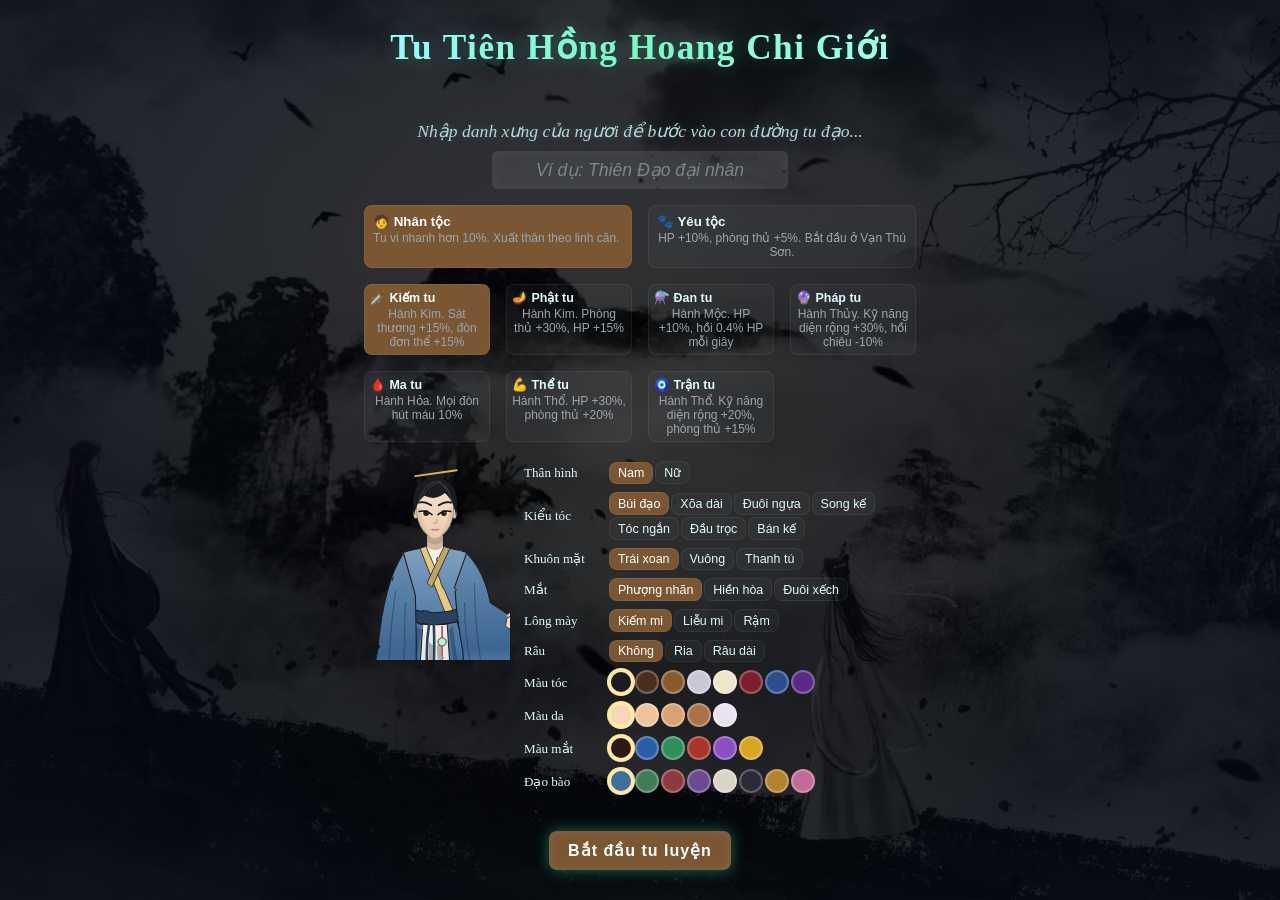
<file: index.html>
<!doctype html>
<html lang="vi">

<head>
    <meta charset="utf-8" />
    <meta name="viewport" content="width=device-width,initial-scale=1" />
    <title>Tu Tiên Hồng Hoang Chi Giới</title>
    <link rel="stylesheet" href="style.css?v=20261108_122606_ldwI7u">
</head>

<body data-game-version="20261108_122606_ldwI7u">
    <div id="toastLayer" aria-live="polite"></div>
    <div id="confirmLayer"></div>
    <div class="app">
        <!-- 🧙‍♂️ Màn nhập tên khởi đầu -->
        <div id="start-screen">
            <h1 style="font-size: 2.2em; margin-bottom: 1em;">Tu Tiên Hồng Hoang Chi Giới</h1>
            <p style="margin-bottom: 0.5em; font-style: italic;">Nhập danh xưng của ngươi để bước vào con đường tu
                đạo...</p>
            <input id="playerNameInput" type="text" maxlength="20" placeholder="Ví dụ: Thiên Đạo đại nhân"
                style="padding: 0.5em 1em; font-size: 1.1em; border-radius: 6px; border: none; text-align: center; width: 260px;">
            <div id="raceHost"></div>
            <div id="creatorHost"></div>
            <button id="startBtn" style="margin-top: 1em; padding: 0.6em 1.2em; font-size: 1em; border-radius: 8px;
                 background: #7b5633; color: #fff; border: none; cursor: pointer;">
                Bắt đầu tu luyện
            </button>
            <div id="introNarration"></div>
        </div>

        <header>
            <h1>Tu Tiên Hồng Hoang Chi Giới</h1>
            <div class="small" id="gameVersion"></div>
            <div class="controls">
                <button id="saveBtn">Lưu</button>
                <button id="loadBtn">Tải</button>
                <button id="openLook">Ngoại hình</button>
                <button onclick="openGuide()">❓ Hướng dẫn</button>
                <button id="testBtn" style="display:none" onclick="toggleTestPanel()">🧪 Test</button>
                <button id="clearStorage">Bắt đầu lại</button>
            </div>
        </header>

        <div class="topline" id="statsTop"></div>
        <div class="activity-bar" id="activityBar" role="status"></div>
        <div class="panel test-panel" id="testPanel" style="display:none"></div>

        <div class="grid">
            <main class="stage">
                <div class="panel panel-world">
                    <div id="locationPanel"></div>
                    <div id="worldViewTabs" class="filter-chips"></div>
                    <div id="sceneHost"></div>
                    <div id="worldMap"></div>
                </div>
            </main>

            <aside class="side">
                <nav class="side-tabs" id="sideTabs" aria-label="Bảng chức năng">
                    <button data-tab="hero" onclick="setSideTab('hero')">🧙 Nhân vật</button>
                    <button data-tab="board" onclick="setSideTab('board')">🎴 Trận pháp</button>
                    <button data-tab="bag" onclick="setSideTab('bag')">🎒 Túi đồ</button>
                    <button data-tab="quest" onclick="setSideTab('quest')">📜 Nhiệm vụ</button>
                    <button data-tab="sect" onclick="setSideTab('sect')">⛩️ Tông môn</button>
                    <button data-tab="friends" onclick="setSideTab('friends')">👥 Bạn bè</button>
                    <button data-tab="log" class="side-tab-log" onclick="setSideTab('log')">📖 Nhật ký</button>
                </nav>

                <div class="side-pane">
                    <div class="panel panel-hero" data-tab="hero">
                        <strong>Hình tượng & Trang bị</strong>
                        <div id="appearancePanel"></div>
                    </div>
                    <div class="panel panel-realm" data-tab="hero">
                        <strong>Hệ cảnh giới & Linh căn</strong>
                        <div id="realms"></div>
                        <div id="rootTable" class="small"></div>
                    </div>
                    <div class="panel panel-combat" data-tab="board">
                        <button id="runBtn" class="mini-btn" style="display:none">Chạy khỏi trận</button>
                        <div id="battleInfo" class="small"></div>
                        <div id="boardArena" class="board-arena"></div>
                    </div>
                    <div class="panel panel-inventory" data-tab="bag">
                        <strong>Kho đồ & Hỗn nguyên</strong>
                        <div class="small">Nhấn vật Phẩm để dùng / trang bị / hợp linh căn.</div>
                        <div class="items" id="inventory"></div>
                    </div>
                    <div class="panel panel-quest" data-tab="quest">
                        <strong>Nhiệm vụ</strong>
                        <div id="questPanel"></div>
                    </div>
                    <div class="panel panel-sect" data-tab="sect">
                        <strong>Tông môn của ta</strong>
                        <div id="sectPanel"></div>
                    </div>
                    <div class="panel panel-room" data-tab="sect">
                        <strong>Phòng tổ đội</strong>
                        <div id="roomPanel"></div>
                    </div>
                    <div class="panel panel-friends" data-tab="friends">
                        <div id="friendsPanel"></div>
                    </div>
                </div>

                <div class="panel panel-log panel-log-small" data-tab="log">
                    <strong>Nhật ký tu luyện</strong>
                    <div class="log" id="log"></div>
                </div>
            </aside>
        </div>

    </div>
    <div id="dialogueLayer"></div>
    <script src="js/world/balance.js?v=20261108_122606_ldwI7u"></script>
    <script src="js/world/avatar.js?v=20261108_122606_ldwI7u"></script>
    <script src="js/world/atlas.js?v=20261108_122606_ldwI7u"></script>
    <script src="js/world/storyline.js?v=20261108_122606_ldwI7u"></script>
    <script src="js/world/storychapters.js?v=20261108_122606_ldwI7u"></script>
    <script src="js/world/tienarc.js?v=20261108_122606_ldwI7u"></script>
    <script src="js/world/honghoang.js?v=20261108_122606_ldwI7u"></script>
    <script src="js/world/storyscenes.js?v=20261108_122606_ldwI7u"></script>
    <script src="js/world/storylore.js?v=20261108_122606_ldwI7u"></script>
    <script src="js/world/storylore2.js?v=20261108_122606_ldwI7u"></script>
    <script src="js/world/storylore3.js?v=20261108_122606_ldwI7u"></script>
    <script src="js/world/storylore_side1.js?v=20261108_122606_ldwI7u"></script>
    <script src="js/world/storylore_side2.js?v=20261108_122606_ldwI7u"></script>
    <script src="js/world/renown.js?v=20261108_122606_ldwI7u"></script>
    <script src="js/base/cultivation.js?v=20261108_122606_ldwI7u"></script>
    <script src="js/exploring/shop.js?v=20261108_122606_ldwI7u"></script>
    <script src="js/combat/enemy.js?v=20261108_122606_ldwI7u"></script>
    <script src="js/combat/bonus.js?v=20261108_122606_ldwI7u"></script>
    <script src="js/combat/dmgCalculate.js?v=20261108_122606_ldwI7u"></script>
    <script src="js/combat/fight.js?v=20261108_122606_ldwI7u"></script>
    <script src="js/combat/board.js?v=20261108_122606_ldwI7u"></script>
    <script src="js/exploring/explore.js?v=20261108_122606_ldwI7u"></script>
    <script src="js/exploring/saint.js?v=20261108_122606_ldwI7u"></script>
    <script src="js/base/story.js?v=20261108_122606_ldwI7u"></script>
    <script src="js/social/chat.js?v=20261108_122606_ldwI7u"></script>
    <script src="js/social/playersect.js?v=20261108_122606_ldwI7u"></script>
    <script src="js/social/presence.js?v=20261108_122606_ldwI7u"></script>
    <script src="js/social/ranked.js?v=20261108_122606_ldwI7u"></script>
    <script src="js/social/worldboss.js?v=20261108_122606_ldwI7u"></script>
    <script src="js/social/huvo.js?v=20261108_122606_ldwI7u"></script>
    <script src="js/social/coop.js?v=20261108_122606_ldwI7u"></script>
    <script src="js/social/friends.js?v=20261108_122606_ldwI7u"></script>

    <script src="js/base/core.js?v=20261108_122606_ldwI7u"></script>
    <script src="js/world/world.js?v=20261108_122606_ldwI7u"></script>
    <script src="js/world/tienvi.js?v=20261108_122606_ldwI7u"></script>
    <script src="js/world/congduc.js?v=20261108_122606_ldwI7u"></script>
    <script src="js/world/rings.js?v=20261108_122606_ldwI7u"></script>
    <script src="js/world/voices.js?v=20261108_122606_ldwI7u"></script>
    <script src="js/world/guides.js?v=20261108_122606_ldwI7u"></script>
    <script src="js/world/trials.js?v=20261108_122606_ldwI7u"></script>
    <script src="js/world/guide.js?v=20261108_122606_ldwI7u"></script>
    <script src="js/world/blackmarket.js?v=20261108_122606_ldwI7u"></script>
    <script src="js/world/scene.js?v=20261108_122606_ldwI7u"></script>
    <script src="js/world/shell.js?v=20261108_122606_ldwI7u"></script>
</body>

</html>
</file>
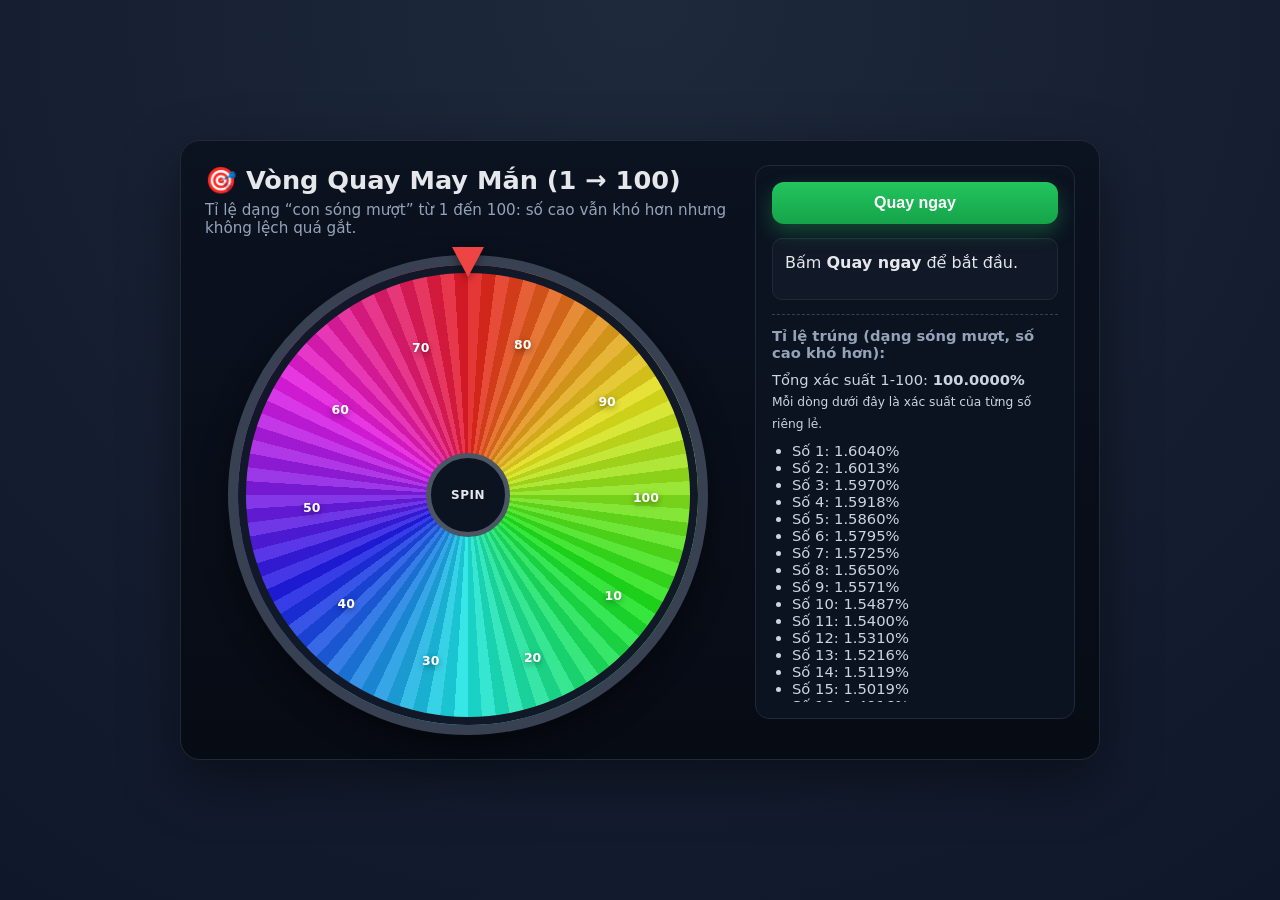
<file: index2.html>
<!DOCTYPE html>
<html lang="vi">
<head>
  <meta charset="UTF-8" />
  <meta name="viewport" content="width=device-width, initial-scale=1.0" />
  <title>Vòng Quay May Mắn 1-5</title>
  <style>
    :root {
      --bg: #0f172a;
      --card: #111827;
      --text: #e5e7eb;
      --muted: #94a3b8;
      --accent: #22c55e;
      --danger: #ef4444;
    }

    * { box-sizing: border-box; }

    body {
      margin: 0;
      font-family: Inter, system-ui, -apple-system, Segoe UI, Roboto, Arial, sans-serif;
      background: radial-gradient(circle at top, #1e293b, var(--bg));
      color: var(--text);
      min-height: 100vh;
      display: grid;
      place-items: center;
      padding: 20px;
    }

    .panel {
      width: min(920px, 100%);
      background: linear-gradient(180deg, #0b1220, #070b14);
      border: 1px solid #1f2937;
      border-radius: 20px;
      box-shadow: 0 20px 60px rgba(0,0,0,.45);
      padding: 24px;
      display: grid;
      grid-template-columns: 1fr 320px;
      gap: 24px;
    }

    .title {
      margin: 0 0 6px;
      font-size: 1.6rem;
      font-weight: 700;
    }

    .subtitle {
      margin: 0 0 18px;
      color: var(--muted);
      font-size: .95rem;
    }

    .wheel-wrap {
      position: relative;
      width: min(480px, 88vw);
      aspect-ratio: 1;
      margin-inline: auto;
    }

    .pointer {
      position: absolute;
      top: -8px;
      left: 50%;
      transform: translateX(-50%);
      width: 0;
      height: 0;
      border-left: 16px solid transparent;
      border-right: 16px solid transparent;
      border-top: 30px solid var(--danger);
      filter: drop-shadow(0 4px 4px rgba(0,0,0,.35));
      z-index: 3;
    }

    .wheel {
      width: 100%;
      height: 100%;
      border-radius: 50%;
      border: 10px solid #374151;
      box-shadow: inset 0 0 0 8px #111827, 0 12px 30px rgba(0,0,0,.45);
      position: relative;
      transition: transform 4.8s cubic-bezier(.12,.95,.2,1);
      background: conic-gradient(
        #22d3ee 0deg 72deg,
        #a78bfa 72deg 144deg,
        #34d399 144deg 216deg,
        #f59e0b 216deg 288deg,
        #f87171 288deg 360deg
      );
      overflow: hidden;
    }

    .center {
      position: absolute;
      inset: 50% auto auto 50%;
      transform: translate(-50%, -50%);
      width: 84px;
      height: 84px;
      border-radius: 50%;
      background: #0b1220;
      border: 5px solid #4b5563;
      display: grid;
      place-items: center;
      font-weight: 800;
      letter-spacing: .5px;
      z-index: 2;
      text-align: center;
      font-size: .75rem;
    }

    .label {
      position: absolute;
      left: 50%;
      top: 50%;
      transform-origin: 0 0;
      font-size: 1.2rem;
      font-weight: 800;
      color: #fff;
      text-shadow: 0 2px 6px rgba(0,0,0,.45);
      user-select: none;
    }

    .side {
      background: #0b1220;
      border: 1px solid #1f2937;
      border-radius: 14px;
      padding: 16px;
      height: fit-content;
    }

    .btn {
      width: 100%;
      border: none;
      border-radius: 12px;
      background: linear-gradient(180deg, #22c55e, #16a34a);
      color: white;
      font-size: 1rem;
      font-weight: 700;
      padding: 12px 14px;
      cursor: pointer;
      transition: transform .12s ease, filter .2s ease;
      box-shadow: 0 8px 20px rgba(34,197,94,.32);
    }

    .btn:active { transform: translateY(1px); }
    .btn:disabled {
      opacity: .55;
      cursor: not-allowed;
      filter: grayscale(.2);
      box-shadow: none;
    }

    .result {
      margin-top: 14px;
      background: #111827;
      border: 1px solid #1f2937;
      border-radius: 10px;
      padding: 12px;
      line-height: 1.45;
      min-height: 62px;
    }

    .odds {
      margin-top: 14px;
      font-size: .92rem;
      color: var(--muted);
      border-top: 1px dashed #334155;
      padding-top: 12px;
    }

    .odds ul {
      margin: 8px 0 0;
      padding-left: 20px;
      color: #cbd5e1;
    }

    .odds-meta {
      margin-top: 8px;
      color: #cbd5e1;
      line-height: 1.45;
    }

    .odds-list {
      max-height: 260px;
      overflow: auto;
      margin-top: 10px;
      padding-right: 8px;
    }

    @media (max-width: 880px) {
      .panel {
        grid-template-columns: 1fr;
      }
      .side {
        max-width: 520px;
        margin-inline: auto;
        width: 100%;
      }
    }
  </style>
</head>
<body>
  <div class="panel">
    <section>
      <h1 class="title">🎯 Vòng Quay May Mắn (1 → 100)</h1>
      <p class="subtitle">Tỉ lệ dạng “con sóng mượt” từ 1 đến 100: số cao vẫn khó hơn nhưng không lệch quá gắt.</p>

      <div class="wheel-wrap">
        <div class="pointer"></div>
        <div id="wheel" class="wheel" aria-label="Vòng quay may mắn">
          <div class="center">SPIN</div>
        </div>
      </div>
    </section>

    <aside class="side">
      <button id="spinBtn" class="btn">Quay ngay</button>
      <div id="result" class="result">Bấm <b>Quay ngay</b> để bắt đầu.</div>

      <div class="odds">
        <b>Tỉ lệ trúng (dạng sóng mượt, số cao khó hơn):</b>
        <div id="oddsMeta" class="odds-meta"></div>
        <ul id="oddsList" class="odds-list"></ul>
      </div>
    </aside>
  </div>

  <script>
    const wheel = document.getElementById('wheel');
    const spinBtn = document.getElementById('spinBtn');
    const resultBox = document.getElementById('result');
    const oddsMeta = document.getElementById('oddsMeta');
    const oddsList = document.getElementById('oddsList');

    const MAX_NUMBER = 100;

    // Dạng sóng mượt: vẫn giảm dần từ 1 -> 100, nhưng không quá cực đoan
    const MIN_FACTOR = 0.18;     // Độ khó tối thiểu ở cuối dải (100)
    const CURVE_POWER = 1.35;    // Độ cong giảm dần
    const WAVE_AMPLITUDE = 0.06; // Gợn nhẹ kiểu "sóng" nhưng vẫn mượt
    const weightedPool = Array.from({ length: MAX_NUMBER }, (_, i) => {
      const value = i + 1;
      const progress = i / (MAX_NUMBER - 1); // 0 -> 1

      // Nền giảm dần mượt từ đầu đến cuối
      const smoothDrop = 1 - Math.pow(progress, CURVE_POWER);
      const base = MIN_FACTOR + (1 - MIN_FACTOR) * smoothDrop;

      // Sóng cos trên [0, π] vẫn giảm mượt (không lắc lên xuống)
      const wave = 1 + WAVE_AMPLITUDE * Math.cos(Math.PI * progress);

      return { value, weight: base * wave };
    });

    const segmentDeg = 360 / MAX_NUMBER;
    const pointerAngle = 270; // Kim nằm ở đỉnh vòng quay (hướng 12 giờ)
    let currentRotation = 0;
    let spinning = false;

    function normalizeDeg(deg) {
      return ((deg % 360) + 360) % 360;
    }

    function pickWeightedNumber() {
      const total = weightedPool.reduce((sum, item) => sum + item.weight, 0);
      let r = Math.random() * total;
      for (const item of weightedPool) {
        if (r < item.weight) return item.value;
        r -= item.weight;
      }
      return 1;
    }

    function buildWheelVisual() {
      const segments = [];
      for (let i = 0; i < MAX_NUMBER; i++) {
        const start = i * segmentDeg;
        const end = (i + 1) * segmentDeg;
        const hue = Math.round((i / MAX_NUMBER) * 360);
        const light = i % 2 === 0 ? 56 : 46;
        segments.push(`hsl(${hue} 78% ${light}%) ${start}deg ${end}deg`);
      }
      wheel.style.background = `conic-gradient(${segments.join(',')})`;

      // Hiển thị mốc mỗi 10 số cho dễ nhìn
      for (let i = 10; i <= MAX_NUMBER; i += 10) {
        const label = document.createElement('span');
        label.className = 'label';
        const deg = (i - 0.5) * segmentDeg;
        label.style.transform = `rotate(${deg}deg) translate(165px) rotate(-${deg}deg)`;
        label.style.fontSize = '.78rem';
        label.textContent = String(i);
        wheel.appendChild(label);
      }
    }

    function renderOddsPreview() {
      const total = weightedPool.reduce((sum, item) => sum + item.weight, 0);
      const probs = weightedPool.map((item) => (item.weight / total) * 100);
      const totalPct = probs.reduce((sum, p) => sum + p, 0);

      oddsMeta.innerHTML = `Tổng xác suất 1-100: <b>${totalPct.toFixed(4)}%</b><br><small>Mỗi dòng dưới đây là xác suất của từng số riêng lẻ.</small>`;
      oddsList.innerHTML = probs
        .map((pct, idx) => `<li>Số ${idx + 1}: ${pct.toFixed(4)}%</li>`)
        .join('');
    }

    function spin() {
      if (spinning) return;
      spinning = true;
      spinBtn.disabled = true;
      resultBox.innerHTML = 'Đang quay...';

      const target = pickWeightedNumber();

      // Tâm góc của mỗi ô trong 100 ô
      const centerAngle = (target - 1) * segmentDeg + segmentDeg / 2;

      // Kim nằm ở 270deg, nên cần đưa tâm ô trúng về 270deg
      // Jitter luôn ở trong ô để không bị nhảy sang ô bên cạnh
      const jitterRange = segmentDeg * 0.28;
      const jitter = (Math.random() * (2 * jitterRange)) - jitterRange;
      const desiredAngle = normalizeDeg(pointerAngle - centerAngle + jitter);

      // Tính góc cần quay thêm từ vị trí hiện tại để luôn dừng đúng ô trúng
      const currentAngle = normalizeDeg(currentRotation);
      const deltaToTarget = normalizeDeg(desiredAngle - currentAngle);
      const extraTurns = 360 * (5 + Math.floor(Math.random() * 3)); // 5-7 vòng

      currentRotation += extraTurns + deltaToTarget;
      wheel.style.transform = `rotate(${currentRotation}deg)`;

      setTimeout(() => {
        resultBox.innerHTML = `Kết quả: <b>${target}</b><br><small>(Số càng lớn càng khó trúng)</small>`;
        spinning = false;
        spinBtn.disabled = false;
      }, 4900);
    }

    buildWheelVisual();
    renderOddsPreview();
    spinBtn.addEventListener('click', spin);
  </script>
</body>
</html>
</file>
<file: style.css>
:root {
    --bg: #071020;
    --panel: #0f1724;
    --muted: #9aa6b2;
    --accent: #7be4a3;
}

#start-screen {
    position: fixed;
    inset: 0;
    background:
        radial-gradient(circle at center, rgba(0, 0, 0, 0.78) 0%, rgba(5, 10, 20, 0.9) 100%),
        url("background/wallpaper3.jpg") center/cover no-repeat;
    display: flex;
    flex-direction: column;
    align-items: center;
    justify-content: center;
    z-index: 9999;
    font-family: 'Cinzel Decorative', serif;
    color: #e0f9ff;
    text-align: center;
    backdrop-filter: blur(10px) saturate(140%);
    -webkit-backdrop-filter: blur(10px) saturate(140%);
    animation: fadeIn 1.5s ease-in-out;
}

/* ✨ Tiêu đề */
#start-screen h1 {
    font-size: 2.6em;
    letter-spacing: 1.5px;
    margin-bottom: 1em;
    background: linear-gradient(90deg, #9dfcff, #7bfac2, #aaffee);
    -webkit-background-clip: text;
    background-clip: text;
    -webkit-text-fill-color: transparent;
    text-shadow: 0 0 20px rgba(100, 255, 220, 0.3);
    animation: glowTitle 4s ease-in-out infinite alternate;
}

/* 📜 Mô tả */
#start-screen p {
    margin-bottom: 0.8em;
    font-style: italic;
    font-size: 1.1em;
    color: #b5d8d6;
    text-shadow: 0 0 8px rgba(120, 255, 255, 0.2);
}

/* 🪶 Ô nhập tên */
#playerNameInput {
    padding: 0.6em 1.2em;
    font-size: 1.2em;
    border-radius: 10px;
    border: none;
    text-align: center;
    width: 280px;
    background: rgba(255, 255, 255, 0.08);
    color: #e6f2ea;
    outline: none;
    box-shadow: inset 0 0 12px rgba(255, 255, 255, 0.06);
    transition: border-color 0.3s, box-shadow 0.3s;
}

#playerNameInput::placeholder {
    color: rgba(220, 240, 235, 0.4);
    font-style: italic;
}

#playerNameInput:focus {
    background: rgba(255, 255, 255, 0.15);
    box-shadow: 0 0 15px rgba(100, 255, 200, 0.3);
}

/* ⚡ Nút bắt đầu */
#startBtn {
    margin-top: 1.5em;
    padding: 0.8em 2em;
    font-size: 1.1em;
    font-weight: bold;
    border-radius: 10px;
    border: 1px solid rgba(255, 255, 255, 0.15);
    color: #fff;
    cursor: pointer;
    letter-spacing: 1px;

    background: linear-gradient(120deg, #1cb573, #21e3a3, #169d73);
    background-size: 200% 200%;
    animation: liquidFlow 3s ease infinite;

    box-shadow:
        0 0 15px rgba(60, 255, 180, 0.4),
        inset 0 0 10px rgba(255, 255, 255, 0.1);
    transition: transform 0.3s, box-shadow 0.3s;
}

#startBtn:hover {
    transform: scale(1.05);
    box-shadow:
        0 0 25px rgba(60, 255, 180, 0.7),
        inset 0 0 10px rgba(255, 255, 255, 0.2);
}

/* 🌊 Animation liquid chuyển động */
@keyframes liquidFlow {
    0% {
        background-position: 0% 50%;
    }

    50% {
        background-position: 100% 50%;
    }

    100% {
        background-position: 0% 50%;
    }
}

/* ✨ Tiêu đề phát sáng nhẹ */
@keyframes glowTitle {
    from {
        text-shadow: 0 0 12px rgba(100, 255, 200, 0.3);
    }

    to {
        text-shadow: 0 0 25px rgba(150, 255, 255, 0.6);
    }
}

/* 🫧 Fade in tổng thể */
@keyframes fadeIn {
    from {
        opacity: 0;
    }

    to {
        opacity: 1;
    }
}

#start-screen.fade-out {
    animation: fadeOut 0.6s forwards;
}

#introNarration {
    margin-top: 1.5em;
    max-width: 500px;
    min-height: 160px;
    color: #c6efff;
    font-size: 1rem;
    line-height: 1.5;
    text-shadow: 0 0 12px rgba(120, 255, 255, 0.3);
    max-height: 280px;
    overflow-y: auto;
    scrollbar-width: none;
    -ms-overflow-style: none;
}

#introNarration::-webkit-scrollbar { display: none; }

#introNarration .line {
    margin: 0.35em 0;
    white-space: pre-wrap;
}

@keyframes fadeOut {
    to {
        opacity: 0;
    }
}

body {
    margin: 0;
    font-family: Inter, Arial, Helvetica, sans-serif;
    background: url("background/wallpaper.jpg") center/cover fixed no-repeat;
    background-color: #03070f;
    color: #e6f2ea;
}

/* 💫 Khung chính .app — ánh liquid, mờ nhẹ, giữ nền hiện rõ */
.app {
    max-width: 1555px;
    margin: 0px auto;
    padding: 18px;
    border-radius: 14px;

    background: rgba(10, 20, 30, 0.8);
    box-shadow:
        0 10px 40px rgba(0, 0, 0, 0.6),
        inset 0 0 15px rgba(255, 255, 255, 0.04);
    border: 1px solid rgba(255, 255, 255, 0.05);
}

header {
    display: flex;
    align-items: center;
    gap: 12px;
}

h1 {
    margin: 0;
    color: #ffffff;
    text-shadow: 0 0 8px rgba(123, 250, 194, 0.4);
}

.topline {
    display: flex;
    gap: 8px;
    flex-wrap: wrap;
    margin-top: 10px;
}

/* 🌙 Ô stat liquid nhẹ */
.stat {
    background: rgba(15, 23, 36, 0.8);
    border: 1px solid rgba(255, 255, 255, 0.06);
    box-shadow: inset 0 0 12px rgba(255, 255, 255, 0.05);
    padding: 8px;
    border-radius: 10px;
    min-width: 150px;
    transition: 0.3s;
}

.stat:hover {
    background: rgba(20, 30, 45, 0.45);
    box-shadow: 0 0 20px rgba(120, 255, 200, 0.12);
}

/* ✨ Badge mềm và trong */
.badge {
    display: inline-flex;
    align-items: center;
    justify-content: center;
    padding: 2px 6px;
    border-radius: 6px;
    background: rgba(255, 255, 255, 0.06);
    border: 1px solid rgba(255, 255, 255, 0.08);
    color: #c9f6ff;
    margin-left: 6px;
    font-weight: 600;
    font-size: 12.5px;
    line-height: 1.2em;
    transition: 0.2s;
}

.badge:hover {
    background: rgba(255, 255, 255, 0.1);
    box-shadow: 0 0 10px rgba(100, 255, 255, 0.2);
}

/* ⚙️ Các khối chính */
.controls {
    margin-top: 8px;
}

button {
    background: rgba(255, 255, 255, 0.03);
    border: 1px solid rgba(255, 255, 255, 0.06);
    padding: 8px 10px;
    border-radius: 8px;
    color: inherit;
    cursor: pointer;
    margin: 4px;
    transition: 0.25s;
}

button:hover {
    background: rgba(255, 255, 255, 0.08);
    transform: translateY(-1px);
}

button.primary {
    color: #fff;
    border: none;
    box-shadow: 0 0 10px rgba(228, 238, 235, 0.4);
}

.grid {
    display: grid;
    grid-template-columns: 1fr 320px;
    gap: 12px;
    margin-top: 12px;
}

/* 💠 Panel liquid */
.panel {
    background: rgba(15, 23, 36, 0.82);
    border-radius: 10px;
    border: 1px solid rgba(255, 255, 255, 0.05);
    box-shadow: inset 0 0 10px rgba(255, 255, 255, 0.03);
    padding: 12px;
    min-height: 120px;
}

.log {
    height: 200px;
    overflow: auto;
    padding: 8px;
    border-radius: 8px;
    background: linear-gradient(180deg, rgba(0, 0, 0, 0.15), transparent);
    font-size: 13px;
    scrollbar-width: thin;
    scrollbar-color: rgba(123, 228, 163, 0.45) rgba(9, 16, 26, 0.65);
}

/* Small log for right column placement */
.panel-log-small .log {
    height: 120px;
    font-size: 11px;
}

.panel-log-small {
    min-height: auto;
}

.panel-log-small strong {
    font-size: 0.9em;
}

.log::-webkit-scrollbar {
    width: 6px;
}

.log::-webkit-scrollbar-track {
    background: rgba(9, 16, 26, 0.65);
    border-radius: 6px;
}

.log::-webkit-scrollbar-thumb {
    background: linear-gradient(180deg, rgba(123, 228, 163, 0.7), rgba(71, 151, 123, 0.7));
    border-radius: 6px;
    box-shadow: inset 0 0 4px rgba(0, 0, 0, 0.35);
}

.log::-webkit-scrollbar-thumb:hover {
    background: linear-gradient(180deg, rgba(147, 242, 189, 0.85), rgba(82, 169, 139, 0.85));
}

.items {
    display: flex;
    gap: 8px;
    flex-wrap: wrap;
}

.item {
    background: rgba(255, 255, 255, 0.03);
    padding: 6px;
    border-radius: 8px;
    cursor: pointer;
    transition: 0.2s;
}

.item:hover {
    background: rgba(255, 255, 255, 0.08);
}

.shop-item {
    display: flex;
    justify-content: space-between;
    align-items: center;
    padding: 6px;
    border-radius: 6px;
    background: rgba(255, 255, 255, 0.02);
    margin-bottom: 6px;
}

.enemy-box {
    background: rgba(255, 255, 255, 0.02);
    padding: 8px;
    border-radius: 6px;
    margin-bottom: 8px;
}

.small {
    font-size: 12px;
    color: var(--muted);
}

/* ⚡ Thanh năng lượng */
.bar {
    height: 10px;
    border-radius: 6px;
    background: rgba(255, 255, 255, 0.06);
    overflow: hidden;
    margin-top: 6px;
}

.bar>i {
    display: block;
    height: 100%;
    background: linear-gradient(90deg, #7be4a3, #5bc08e);
}

footer {
    margin-top: 12px;
    font-size: 12px;
    color: var(--muted);
}

/* 🧭 Inventory */
#inventory {
    display: flex;
    flex-direction: column;
    gap: 8px;
}

#inventoryFilter {
    display: flex;
    flex-wrap: wrap;
    gap: 6px;
    margin-bottom: 6px;
}

#inventoryFilter .equip-all-btn {
    width: auto;
    padding: 3px 14px;
    margin-left: auto;
    font-size: 0.85rem;
}

#inventoryFilter select {
    flex: 1;
    padding: 5px 14px;
    border-radius: 10px;
    border: 1px solid rgba(123, 228, 163, 0.35);
    background: linear-gradient(135deg, rgba(14, 27, 44, 0.82), rgba(12, 32, 40, 0.65));
    color: #cfeee2;
    box-shadow: inset 0 0 12px rgba(123, 228, 163, 0.12);
    transition: border-color 0.2s, box-shadow 0.2s;
}

#inventoryFilter select:focus {
    border-color: rgba(123, 228, 163, 0.6);
    box-shadow: 0 0 12px rgba(123, 228, 163, 0.25);
    outline: none;
}

#inventoryFilter select option {
    background: #0f1724;
    color: #d7fbef;
}

/* Filter chips - better display */
.filter-chips {
    display: flex;
    flex-wrap: wrap;
    gap: 4px;
}

.filter-chip {
    padding: 4px 10px;
    font-size: 0.78rem;
    border-radius: 12px;
    background: rgba(255, 255, 255, 0.05);
    border: 1px solid rgba(255, 255, 255, 0.1);
    cursor: pointer;
    transition: border-color 0.2s, box-shadow 0.2s, background-color 0.2s;
}

.filter-chip:hover {
    background: rgba(255, 255, 255, 0.1);
    border-color: rgba(123, 228, 163, 0.3);
}

.filter-chip.active {
    background: rgba(123, 228, 163, 0.2);
    border-color: rgba(123, 228, 163, 0.5);
    color: #a6ffd1;
}

.filter-label {
    font-size: 0.75rem;
    color: #9aa6b2;
    margin-right: 4px;
    display: flex;
    align-items: center;
}

/* Linh Bảo hover tooltip */
.linhbao-container {
    position: relative;
    cursor: help;
}

.linhbao-tooltip {
    display: none;
    position: absolute;
    bottom: 100%;
    left: 50%;
    transform: translateX(-50%);
    background: rgba(10, 25, 36, 0.95);
    border: 1px solid rgba(123, 228, 163, 0.4);
    border-radius: 8px;
    padding: 10px 12px;
    font-size: 0.78rem;
    color: #e9fff5;
    white-space: pre-line;
    z-index: 100;
    min-width: 180px;
    box-shadow: 0 4px 16px rgba(0, 0, 0, 0.4);
    pointer-events: none;
}

.linhbao-container:hover .linhbao-tooltip {
    display: block;
}

#inventoryItems {
    display: grid;
    grid-template-columns: repeat(auto-fill, minmax(280px, 1fr));
    gap: 8px;
    width: 100%;
}

#inventoryItems .item {
    background: rgba(255, 255, 255, 0.05);
    border: 1px solid rgba(255, 255, 255, 0.1);
    padding: 8px 10px;
    border-radius: 8px;
    transition: 0.2s;
    box-sizing: border-box;
}

#inventoryItems .item:hover {
    background: rgba(255, 255, 255, 0.08);
    transform: translateY(-1px);
}

.inv-buttons {
    display: flex;
    gap: 6px;
    margin-top: 6px;
    flex-wrap: wrap;
}

.equip-btn,
.use-btn,
.discard-btn {
    padding: 2px 6px;
    font-size: 13px;
    border-radius: 5px;
    background: rgba(255, 255, 255, 0.08);
    border: 1px solid rgba(255, 255, 255, 0.1);
    cursor: pointer;
    transition: 0.2s;
}

.equip-btn:hover,
.use-btn:hover,
.discard-btn:hover {
    background: rgba(255, 255, 255, 0.15);
}

#inventoryPagination {
    text-align: center;
    margin-top: 8px;
}

#toastLayer {
    position: fixed;
    bottom: 28px;
    left: 50%;
    transform: translateX(-50%);
    display: flex;
    flex-direction: column;
    gap: 10px;
    width: min(92vw, 360px);
    z-index: 10020;
    pointer-events: none;
}

#toastLayer .toast {
    opacity: 0;
    transform: translateY(12px);
    transition: opacity 0.2s ease, transform 0.2s ease;
    padding: 12px 16px;
    border-radius: 12px;
    background: rgba(12, 26, 34, 0.86);
    border: 1px solid rgba(123, 228, 163, 0.32);
    box-shadow: 0 12px 24px rgba(0, 0, 0, 0.32);
    color: #e9fff5;
    font-size: 0.95rem;
    letter-spacing: 0.01em;
}

#toastLayer .toast.visible {
    opacity: 1;
    transform: translateY(0);
}

#toastLayer .toast.toast-warn {
    border-color: rgba(255, 193, 7, 0.5);
    background: rgba(53, 32, 12, 0.82);
    color: #ffe7b8;
}

/* Modal xác nhận */
#confirmLayer {
    position: fixed;
    inset: 0;
    display: none;
    align-items: center;
    justify-content: center;
    z-index: 10001;
    background: rgba(3, 7, 15, 0.68);
    backdrop-filter: blur(8px);
    -webkit-backdrop-filter: blur(8px);
}

#confirmLayer .confirm-box {
    width: min(92vw, 360px);
    padding: 18px 20px;
    border-radius: 14px;
    background: rgba(10, 25, 36, 0.92);
    border: 1px solid rgba(123, 228, 163, 0.35);
    box-shadow: 0 18px 40px rgba(0, 0, 0, 0.4);
    color: #e9fff5;
    text-align: center;
}

#confirmLayer .confirm-box p {
    margin: 0 0 18px;
    line-height: 1.5;
}

#confirmLayer .confirm-actions {
    display: flex;
    gap: 10px;
    justify-content: center;
}

#confirmLayer .confirm-actions button {
    flex: 1;
    padding: 10px 0;
    border-radius: 10px;
    border: 1px solid rgba(255, 255, 255, 0.12);
    background: rgba(123, 228, 163, 0.16);
    color: #cfffe7;
    cursor: pointer;
    transition: 0.2s;
}

#confirmLayer .confirm-actions button.confirm {
    background: linear-gradient(120deg, #1cb573, #20d697);
    color: #052016;
}

#confirmLayer .confirm-actions button:hover {
    transform: translateY(-1px);
    box-shadow: 0 6px 16px rgba(0, 0, 0, 0.25);
}

/* 🔮 Skill Display Styles - Unified with other panels */
.panel-skills {
    background: rgba(15, 23, 36, 0.82);
    border-radius: 10px;
    border: 1px solid rgba(255, 255, 255, 0.05);
    box-shadow: inset 0 0 10px rgba(255, 255, 255, 0.03);
    padding: 12px;
}

.panel-skills h3 {
    margin: 0 0 12px 0;
    color: #ffffff;
    font-size: 1em;
    font-weight: 600;
}

.skill-section {
    margin-bottom: 10px;
    color: #e6f2ea;
    font-weight: 600;
    font-size: 0.9em;
    padding-bottom: 6px;
    border-bottom: 1px solid rgba(255, 255, 255, 0.08);
}

/* 📚 Grid 2 cột cho skill list */
.skill-grid {
    display: grid;
    grid-template-columns: repeat(2, 1fr);
    gap: 8px;
}

.skill-item {
    background: rgba(255, 255, 255, 0.03);
    border: 1px solid rgba(255, 255, 255, 0.08);
    border-radius: 8px;
    padding: 10px;
    transition: 0.2s;
    display: flex;
    flex-direction: column;
}

.skill-item.equipped {
    background: rgba(255, 255, 255, 0.05);
    border-color: rgba(255, 255, 255, 0.12);
    box-shadow: 0 0 8px rgba(255, 255, 255, 0.08);
}

.skill-item:hover {
    background: rgba(255, 255, 255, 0.06);
    transform: translateY(-1px);
}

.skill-header {
    display: flex;
    justify-content: space-between;
    align-items: center;
    margin-bottom: 6px;
    gap: 8px;
}

.skill-name {
    font-weight: 600;
    color: #e6f2ea;
    font-size: 0.9em;
    flex: 1;
    white-space: nowrap;
    overflow: hidden;
    text-overflow: ellipsis;
}

.skill-level {
    background: rgba(255, 255, 255, 0.08);
    padding: 2px 6px;
    border-radius: 4px;
    font-size: 0.75em;
    color: #9aa6b2;
    white-space: nowrap;
}

.skill-type {
    color: #9aa6b2;
    margin-bottom: 4px;
    font-size: 0.8em;
}

.skill-desc {
    color: #9aa6b2;
    margin-bottom: 4px;
    line-height: 1.35;
    font-size: 0.85em;
}

.skill-effect {
    color: #e6f2ea;
    margin-bottom: 4px;
    font-size: 0.8em;
}

.skill-progress {
    color: #9aa6b2;
    margin-bottom: 8px;
    font-size: 0.75em;
}

.skill-toggle-btn {
    width: 100%;
    padding: 6px 10px;
    border-radius: 6px;
    background: rgba(123, 228, 163, 0.12);
    border: 1px solid rgba(123, 228, 163, 0.25);
    color: #a6ffd1;
    cursor: pointer;
    transition: 0.2s;
    font-size: 0.8em;
    margin-top: auto;
}

.skill-toggle-btn:hover {
    background: rgba(123, 228, 163, 0.2);
    transform: translateY(-1px);
}

/* ⚡ Active Skills Grid - 2 cột */
.active-skills-grid {
    display: grid;
    grid-template-columns: repeat(2, 1fr);
    gap: 8px;
    margin-top: 8px;
}

.active-skill-btn {
    padding: 10px 8px;
    border-radius: 8px;
    font-weight: 600;
    cursor: pointer;
    transition: 0.2s;
    font-size: 0.85em;
    display: flex;
    flex-direction: column;
    align-items: center;
    justify-content: center;
    gap: 4px;
}

.skill-btn-name {
    font-size: 0.9em;
    text-align: center;
}

.skill-btn-cd {
    font-size: 0.75em;
    opacity: 0.8;
}

.active-skill-btn.ready {
    background: linear-gradient(120deg, #1cb573, #20d697);
    border: 1px solid rgba(123, 228, 163, 0.4);
    color: #052016;
    box-shadow: 0 0 12px rgba(123, 228, 163, 0.3);
}

.active-skill-btn.ready:hover {
    transform: translateY(-2px);
    box-shadow: 0 4px 16px rgba(123, 228, 163, 0.5);
}

.active-skill-btn.cooldown {
    background: rgba(255, 255, 255, 0.03);
    border: 1px solid rgba(255, 255, 255, 0.08);
    color: #9aa6b2;
    cursor: not-allowed;
}

/* 💫 Passive Buffs */
.passive-buffs {
    display: flex;
    flex-wrap: wrap;
    gap: 8px;
    margin-top: 8px;
}

.buff-item {
    background: rgba(255, 255, 255, 0.03);
    border: 1px solid rgba(255, 255, 255, 0.08);
    padding: 6px 10px;
    border-radius: 6px;
    display: flex;
    gap: 6px;
    align-items: center;
}

.buff-name {
    color: #e6f2ea;
    font-weight: 600;
    font-size: 0.8em;
}

.buff-duration {
    color: #9aa6b2;
    font-size: 0.75em;
}

/* 📱 Mobile Responsive */
@media (max-width: 768px) {
    body {
        background-color: #03070f;
        font-size: 15px;
        background: url("background/wallpaper2.jpg") center/cover fixed no-repeat;
        color: #e6f2ea;
    }

    html,
    body {
        min-height: 100%;
        overflow-x: hidden;
    }

    #start-screen {
        background-color: #03070f;
        padding: 24px 18px;
        background: url("background/wallpaper4.jpg") center/cover fixed no-repeat;
        overflow-y: auto;
        justify-content: flex-start;
    }

    .app {
        margin: 0;
        min-height: 100vh;
        padding: 10px 12px;
        border-radius: 0;
    }

    header {
        flex-direction: column;
        align-items: flex-start;
        gap: 6px;
    }

    header h1 {
        text-align: center;
        width: 100%;
        font-size: 1.4rem;
    }

    #start-screen h1 {
        font-size: 1.8em;
    }

    #introNarration {
        max-width: 100%;
        min-height: 140px;
        font-size: 0.95rem;
        max-height: 220px;
        overflow-y: auto;
        scrollbar-width: none;
        -ms-overflow-style: none;
    }

    #introNarration::-webkit-scrollbar { display: none; }

    #playerNameInput {
        width: 100%;
    }

    .grid {
        grid-template-columns: 1fr;
        gap: 12px;
    }

    /* 🆕 Buttons trong controls - màu giống panel */
    .controls {
        display: grid;
        grid-template-columns: repeat(2, minmax(0, 1fr));
        gap: 6px;
        width: 100%;
        margin-top: 10px;
    }

    .controls button {
        width: 100%;
        margin: 0;
        padding: 8px 6px;
        font-size: 0.84rem;
        background: rgba(15, 23, 36, 0.5);
        border: 1px solid rgba(255, 255, 255, 0.08);
        color: #e6f2ea;
    }

    .controls button:hover {
        background: rgba(15, 23, 36, 0.7);
    }

    .controls button.primary {
        background: linear-gradient(120deg, #1cb573, #20d697);
        border: 1px solid rgba(123, 228, 163, 0.3);
        color: #052016;
    }

    .topline .stat {
        min-width: 0;
        flex: 1 1 100%;
    }

    #inventoryFilter {
        display: grid;
        gap: 10px;
    }

    #inventoryFilter>div:first-child {
        display: grid;
        grid-template-columns: repeat(auto-fit, minmax(130px, 1fr));
        gap: 0px;
        overflow-x: auto;
        padding-bottom: 4px;
        -webkit-overflow-scrolling: touch;
    }

    #inventoryFilter button {
        width: 100%;
        margin: 0;
    }

    #inventoryFilter .equip-all-btn {
        width: auto;
        padding: 0px 14px;
        margin-left: auto;
        font-size: 0.85rem;
    }

    #inventoryFilter select {
        flex: 1;
        padding: 0px 14px;
        border-radius: 10px;
        border: 1px solid rgba(123, 228, 163, 0.35);
        background: linear-gradient(135deg, rgba(14, 27, 44, 0.82), rgba(12, 32, 40, 0.65));
        color: #cfeee2;
        box-shadow: inset 0 0 12px rgba(123, 228, 163, 0.12);
        transition: border-color 0.2s, box-shadow 0.2s;
    }

    .items {
        gap: 10px;
    }

    #inventoryItems {
        grid-template-columns: 1fr;
    }

    #inventoryItems .item {
        padding: 10px;
        border-radius: 10px;
    }

    #inventoryItems .item b {
        font-size: 0.9rem;
    }

    .inv-buttons {
        display: grid;
        grid-template-columns: repeat(auto-fit, minmax(120px, 1fr));
        gap: 5px;
    }

    .inv-buttons button {
        flex: 1 1 auto;
        min-width: 0;
        margin: 0;
        padding: 7px 0;
        font-size: 0.8rem;
    }

    #currentEnemy,
    #battleInfo,
    #rootTable {
        font-size: 0.84rem;
    }

    #toastLayer {
        bottom: 18px;
        width: min(96vw, 330px);
        gap: 8px;
    }

    #toastLayer .toast {
        font-size: 0.9rem;
        padding: 10px 14px;
    }

    /* Modal xác nhận */
    #confirmLayer {
        position: fixed;
        inset: 0;
        display: none;
        align-items: center;
        justify-content: center;
        z-index: 10001;
        background: rgba(3, 7, 15, 0.68);
    }

    #confirmLayer .confirm-box {
        width: min(95vw, 320px);
        padding: 16px;
    }

    #confirmLayer .confirm-actions {
        gap: 8px;
    }

    #confirmLayer .confirm-actions button {
        padding: 9px 0;
        font-size: 0.88rem;
    }

    /* 🆕 Skill panel mobile styles */
    .panel-skills h3 {
        font-size: 0.95em;
    }
    
    .skill-grid {
        gap: 8px;
    }
    
    .skill-item {
        padding: 8px;
        background: rgba(15, 23, 36, 0.5);
        border: 1px solid rgba(255, 255, 255, 0.08);
    }

    .skill-item.equipped {
        background: rgba(15, 23, 36, 0.7);
        border-color: rgba(255, 255, 255, 0.12);
    }
    
    .skill-name {
        font-size: 0.85em;
    }
    
    .skill-level {
        font-size: 0.7em;
        padding: 2px 5px;
    }
    
    .skill-type,
    .skill-desc,
    .skill-effect,
    .skill-progress {
        font-size: 0.75em;
    }
    
    .skill-toggle-btn {
        font-size: 0.75em;
        padding: 5px 8px;
    }
    
    .active-skills-grid {
        gap: 6px;
    }
    
    .active-skill-btn {
        padding: 8px 6px;
        font-size: 0.8em;
    }
    
    .skill-btn-name {
        font-size: 0.85em;
    }
    
    .skill-btn-cd {
        font-size: 0.7em;
    }
    
    .passive-buffs {
        gap: 6px;
    }
    
    .buff-item {
        padding: 5px 8px;
        background: rgba(15, 23, 36, 0.5);
    }
    
    .buff-name {
        font-size: 0.75em;
    }
    
    .buff-duration {
        font-size: 0.7em;
    }
}
/* ============================================================
   BOARD AUTO-BATTLE ("Đấu Pháp Bảo Trận") — Bazaar-style
   ============================================================ */
.board-arena {
    margin-top: 12px;
}

.lb-editor-head {
    color: #e6c97a;
    font-weight: 600;
    margin-bottom: 6px;
}

.lb-board {
    display: flex;
    flex-wrap: wrap;
    gap: 8px;
}

.lb-board-editor {
    margin-top: 6px;
}

.lb-tile {
    position: relative;
    width: 92px;
    min-height: 78px;
    padding: 6px;
    border: 2px solid #445;
    border-radius: 10px;
    background: linear-gradient(160deg, rgba(20, 28, 44, 0.95), rgba(12, 18, 30, 0.95));
    box-shadow: 0 2px 8px rgba(0, 0, 0, 0.35);
    display: flex;
    flex-direction: column;
    gap: 3px;
    cursor: pointer;
    transition: transform 0.12s ease, box-shadow 0.12s ease;
}

.lb-tile:hover {
    transform: translateY(-2px);
    box-shadow: 0 4px 14px rgba(0, 0, 0, 0.5);
}

.lb-tile-tooltip {
    display: none;
    position: absolute;
    bottom: 105%;
    left: 50%;
    transform: translateX(-50%);
    background: rgba(10, 15, 25, 0.98);
    border: 1px solid rgba(255, 255, 255, 0.2);
    border-radius: 8px;
    padding: 8px 12px;
    font-size: 0.75em;
    color: #e0e6f0;
    white-space: pre-wrap;
    z-index: 1000;
    box-shadow: 0 4px 16px rgba(0, 0, 0, 0.6);
    min-width: 140px;
    max-width: 250px;
}

.lb-tile {
    position: relative;
}

.lb-tile:hover .lb-tile-tooltip {
    display: block;
}

.lb-tile-empty {
    border-style: dashed;
    opacity: 0.55;
    align-items: center;
    justify-content: center;
    text-align: center;
}

.lb-tile-top {
    display: flex;
    justify-content: space-between;
    align-items: center;
    font-size: 0.72em;
}

.lb-tile-icon {
    font-size: 1.1em;
}

.lb-tile-name {
    font-weight: 700;
    font-size: 0.8em;
    line-height: 1.15;
}

.lb-tile-sub {
    color: #9fb3c8;
    font-size: 0.68em;
}

.lb-tile-cd {
    margin-top: auto;
    height: 6px;
    border-radius: 4px;
    background: rgba(255, 255, 255, 0.12);
    overflow: hidden;
}

.lb-tile-fill {
    height: 100%;
    width: 0%;
    border-radius: 4px;
    transition: width 0.1s linear;
}

.lb-tile.lb-frozen {
    filter: grayscale(0.4) brightness(0.8);
    border-color: #4fc3f7 !important;
    box-shadow: 0 0 10px rgba(79, 195, 247, 0.6);
}

.lb-tile.lb-stunned {
    filter: grayscale(0.2) brightness(0.75);
    border-color: #ffd54f !important;
    box-shadow: 0 0 12px rgba(255, 213, 79, 0.7);
}

/* live arena */
.board-arena.lb-active {
    display: flex;
    flex-direction: column;
    gap: 10px;
    padding: 10px;
    border-radius: 12px;
    background: rgba(8, 12, 20, 0.6);
    border: 1px solid rgba(255, 255, 255, 0.08);
}

.lb-vs {
    text-align: center;
    color: #e6c97a;
    font-weight: 700;
    letter-spacing: 1px;
    opacity: 0.85;
}

.lb-side {
    display: flex;
    flex-direction: column;
    gap: 6px;
    position: relative;
}

.lb-side-head {
    display: flex;
    justify-content: space-between;
    align-items: baseline;
    font-weight: 600;
}

.lb-side-enemy .lb-side-name {
    color: #ff8a80;
}

.lb-side-player .lb-side-name {
    color: #a6ffd1;
}

.lb-side-hp-txt {
    font-size: 0.85em;
    color: #cfd8e3;
}

.lb-hpbar {
    position: relative;
    height: 14px;
    border-radius: 8px;
    background: rgba(255, 255, 255, 0.1);
    overflow: hidden;
}

.lb-hpfill {
    position: absolute;
    left: 0;
    top: 0;
    bottom: 0;
    width: 100%;
    border-radius: 8px;
    transition: width 0.12s linear;
}

.lb-hpfill-enemy {
    background: linear-gradient(90deg, #b71c1c, #f4511e);
}

.lb-hpfill-player {
    background: linear-gradient(90deg, #2e7d32, #66bb6a);
}

.lb-shieldfill {
    position: absolute;
    left: 0;
    top: 0;
    bottom: 0;
    width: 0%;
    border-radius: 8px;
    background: repeating-linear-gradient(45deg, rgba(120, 200, 255, 0.55), rgba(120, 200, 255, 0.55) 6px, rgba(120, 200, 255, 0.25) 6px, rgba(120, 200, 255, 0.25) 12px);
    transition: width 0.12s linear;
}

.lb-float {
    position: absolute;
    left: 0;
    right: 0;
    top: 26px;
    height: 0;
    pointer-events: none;
}

.lb-float-item {
    position: absolute;
    font-weight: 800;
    font-size: 0.95em;
    text-shadow: 0 1px 3px rgba(0, 0, 0, 0.8);
    animation: lbFloatUp 0.9s ease-out forwards;
}

.lb-float-dmg { color: #ff5252; }
.lb-float-heal { color: #69f0ae; }
.lb-float-shield { color: #80d8ff; }
.lb-float-burn { color: #ff9800; }
.lb-float-freeze { color: #4fc3f7; }
.lb-float-buff { color: #ffd54f; }
.lb-float-lifesteal { color: #ff5252; }
.lb-float-parry { color: #80cbc4; }
.lb-float-stun { color: #ffd54f; }

@keyframes lbFloatUp {
    0% { transform: translateY(0); opacity: 0; }
    15% { opacity: 1; }
    100% { transform: translateY(-38px); opacity: 0; }
}

/* ---------- battle reward grid ---------- */
.lb-reward-grid {
    display: grid;
    grid-template-columns: repeat(3, 1fr);
    gap: 12px;
    margin-top: 12px;
}
.lb-reward-card {
    background: rgba(255, 255, 255, 0.06);
    border: 2px solid #444;
    border-radius: 10px;
    padding: 14px 10px;
    text-align: center;
    cursor: pointer;
    transition: border-color 0.2s, box-shadow 0.2s, background-color 0.2s;
}
.lb-reward-card:hover {
    background: rgba(255, 255, 255, 0.12);
    border-color: #ffd166;
    transform: translateY(-2px);
    box-shadow: 0 4px 16px rgba(255, 209, 102, 0.2);
}
.lb-reward-card:active {
    transform: translateY(0);
}

@media (max-width: 540px) {
    .lb-reward-grid {
        grid-template-columns: 1fr 1fr;
    }
}

/* ===========================================================
   THẾ GIỚI: bản đồ, ngoại hình, nhiệm vụ, thoại
   =========================================================== */
.avatar { display: block; width: 100%; height: 100%; }
@media (prefers-reduced-motion: reduce) { .lb-lunge { animation: none; } }

.activity-bar { margin: 10px 0; padding: 8px 12px; border-radius: 10px; background: rgba(15, 23, 36, 0.6); border: 1px solid rgba(255, 255, 255, 0.08); min-height: 22px; }
.activity-row { display: flex; align-items: center; gap: 10px; flex-wrap: wrap; }
.activity-row .mini-btn { margin-left: auto; }
.mini-btn { padding: 4px 10px; font-size: 0.8rem; }

.share-bar { height: 8px; border-radius: 4px; background: #e6a13a; overflow: hidden; margin-top: 4px; }
.share-bar i { display: block; height: 100%; background: #7fd4ff; }

.map-svg { display: block; width: 100%; height: auto; margin-top: 8px; border-radius: 10px; }
.map-node { cursor: pointer; outline: none; }
.map-node:hover circle, .map-node:focus-visible circle { stroke: #fff; stroke-width: 4; }
.map-dest { display: flex; align-items: center; justify-content: space-between; gap: 12px; margin-top: 8px; padding: 8px 12px; border-radius: 8px; background: rgba(255, 255, 255, 0.06); }

.loc-head { display: flex; justify-content: space-between; gap: 10px; flex-wrap: wrap; margin-top: 10px; }
.loc-actions { display: flex; flex-wrap: wrap; gap: 6px; margin-top: 8px; }

.hero-card { display: grid; grid-template-columns: 112px 1fr; gap: 10px; margin-top: 6px; }
.hero-portrait { height: 150px; }
.gear-slots { display: grid; grid-template-columns: 1fr; gap: 3px; min-width: 0; }
.gear-slot { display: flex; align-items: center; gap: 6px; padding: 1px 6px; border-left: 3px solid; background: rgba(255, 255, 255, 0.04); border-radius: 4px; min-width: 0; }
.gear-slot b { font-size: 0.74rem; display: block; white-space: nowrap; overflow: hidden; text-overflow: ellipsis; }
.gear-slot > div { min-width: 0; }

.quest-card { margin-top: 8px; padding: 8px 10px; border-radius: 8px; background: rgba(255, 255, 255, 0.05); border-left: 3px solid #667; }
.quest-card.main { border-left-color: #ffd166; }
.quest-card .mini-btn { margin-top: 6px; }
.side-offer { display: flex; align-items: center; gap: 8px; }
.side-offer .avatar { width: 40px; height: 54px; flex: none; }

.world-modal { position: fixed; inset: 0; display: none; align-items: center; justify-content: center; z-index: 9999; background: rgba(0, 0, 0, 0.7); padding: 16px; }
.world-modal-box { background: #0f1724; border-radius: 12px; padding: 16px; width: 100%; max-width: 560px; max-height: 85vh; overflow: auto; }
.world-modal-head { display: flex; justify-content: space-between; align-items: center; margin-bottom: 10px; }
.forge-row { display: flex; justify-content: space-between; align-items: center; gap: 10px; padding: 8px 0; }

.creator { display: grid; grid-template-columns: 150px 1fr; gap: 14px; margin: 14px auto; max-width: 560px; text-align: left; }
.creator-preview { height: 200px; }
.look-row { display: grid; grid-template-columns: 78px 1fr; align-items: center; gap: 6px; margin-bottom: 6px; font-size: 0.82rem; }
.look-chip { padding: 3px 8px; margin: 1px; font-size: 0.78rem; }
.look-chip.active { background: #7b5633; color: #fff; }
.look-swatch { width: 24px; height: 24px; padding: 0; margin: 1px; border-radius: 50%; border: 2px solid rgba(255, 255, 255, 0.25); }
.look-swatch.active { border-color: #ffe9a0; box-shadow: 0 0 0 2px #ffe9a0; }

#dialogueLayer { position: fixed; left: 0; right: 0; bottom: 0; display: none; justify-content: center; padding: 16px; z-index: 9998; pointer-events: none; }
#dialogueLayer.open { display: flex; }
.dialogue-box { pointer-events: auto; cursor: pointer; display: flex; gap: 14px; width: 100%; max-width: 760px; padding: 14px; border-radius: 12px; background: rgba(9, 14, 24, 0.96); border: 1px solid rgba(230, 201, 122, 0.5); box-shadow: 0 10px 40px rgba(0, 0, 0, 0.6); }
.dialogue-portrait { flex: none; width: 96px; height: 128px; }
.dialogue-text { flex: 1; min-width: 0; }
.dialogue-text p { margin: 6px 0; line-height: 1.5; }
.dialogue-text p.narration { font-style: italic; color: #d8cfae; }
.dialogue-next { text-align: right; opacity: .7; }

.lb-duel { display: grid; grid-template-columns: 86px 1fr; gap: 8px; align-items: center; }
.lb-avatar { height: 112px; }
.lb-side-enemy .lb-avatar svg { transform: scaleX(-1); }
.lb-lunge { animation: lbLunge .26s ease-out; }
@keyframes lbLunge { 40% { transform: translateX(14px) scale(1.06); } }
.lb-side-enemy .lb-lunge { animation-name: lbLungeBack; }
@keyframes lbLungeBack { 40% { transform: translateX(-14px) scale(1.06); } }

.test-panel { margin-top: 10px; min-height: 0; border-color: rgba(255, 209, 102, 0.4); }
.test-row { display: flex; flex-wrap: wrap; gap: 6px; margin-top: 6px; }
.test-row select { padding: 4px 6px; max-width: 200px; }

@media (max-width: 768px) {
    .creator { grid-template-columns: 1fr; }
    .creator-preview { height: 150px; }
    .dialogue-portrait { width: 64px; height: 86px; }
    .panel-world { order: -1; }
    .panel-hero { order: 0; }
    .panel-quest { order: 0; }
    .map-dest { flex-direction: column; align-items: stretch; }
}

#start-screen { justify-content: safe center; overflow-y: auto; padding: 16px; box-sizing: border-box; }
#start-screen h1 { margin-top: 0; }
#creatorHost { flex: none; width: 100%; }
#introNarration:empty { display: none; }

.chat-box { display: flex; flex-direction: column; height: 70vh; }
.chat-messages { flex: 1; min-height: 0; overflow-y: auto; display: flex; flex-direction: column; gap: 6px; padding: 4px; }
.chat-msg { align-self: flex-start; max-width: 80%; padding: 6px 10px; border-radius: 10px; background: rgba(255, 255, 255, 0.08); overflow-wrap: anywhere; }
.chat-msg.mine { align-self: flex-end; background: rgba(123, 228, 163, 0.18); }
.chat-input-row { display: flex; gap: 8px; margin-top: 8px; }
.chat-input-row input { flex: 1; min-width: 0; padding: 8px; border-radius: 6px; border: 1px solid #444; background: #1a1a1a; color: #fff; }
.map-dest-actions { display: flex; gap: 6px; flex: none; flex-wrap: wrap; }
.sect-row { display: flex; justify-content: space-between; align-items: center; gap: 8px; margin-top: 6px; }
.sect-row .mini-btn { flex: none; }

.lb-side { display: grid; grid-template-columns: repeat(auto-fit, minmax(220px, 1fr)); gap: 8px; position: static; }
.lb-unit { position: relative; min-width: 0; }
.lb-unit-mini .lb-duel { grid-template-columns: 56px; }
.lb-unit-mini .lb-avatar { height: 72px; }
.lb-unit.lb-dead { opacity: .3; filter: grayscale(1); }
.lb-float-crit { color: #ffd54f; font-size: 1.15em; font-weight: 800; }
.map-node.locked { opacity: .4; }

#sceneCanvas { display: block; width: 100%; height: auto; margin-top: 8px; border-radius: 10px; outline: none; touch-action: none; cursor: pointer; }
#sceneCanvas:focus-visible { box-shadow: 0 0 0 2px #ffe9a0; }
.tj-me { background: rgba(255, 233, 160, 0.14); border-radius: 4px; padding: 2px 6px; }

#sceneHost { position: relative; }
.panel-combat.battle-overlay { position: absolute; inset: 8px 0 auto 0; margin: 0 !important; max-height: 100%; overflow-y: auto; z-index: 5; background: rgba(9, 14, 24, 0.97); }

/* ===== Khung toàn màn hình: không cuộn trang, mỗi vùng tự cuộn bên trong ===== */
html, body { height: 100%; overflow: hidden; }
.app { box-sizing: border-box; max-width: none; height: 100dvh; margin: 0; padding: 8px 10px; border: 0; border-radius: 0; display: grid; grid-template-rows: auto auto auto minmax(0, 1fr); gap: 6px; background: rgba(4, 9, 16, 0.55); }
header { justify-content: flex-start; min-width: 0; }
header h1 { font-size: 1.15rem; white-space: nowrap; }
header .controls { margin: 0 0 0 auto; display: flex; flex: none; }
header .controls button { margin: 0 0 0 4px; padding: 4px 9px; font-size: 0.8rem; }
.topline { flex-wrap: wrap; gap: 6px; margin: 0; }
.topline .stat { flex: 1 0 auto; min-width: 104px; padding: 4px 8px; font-size: 0.82rem; line-height: 1.25; background: rgba(9, 15, 25, 0.82); }
.activity-bar { margin: 0; padding: 3px 10px; font-size: 0.85rem; background: rgba(9, 15, 25, 0.82); }
.activity-bar:empty { display: none; }
.test-panel { position: fixed; top: 44px; right: 10px; z-index: 50; width: min(460px, calc(100vw - 20px)); max-height: 70vh; overflow: auto; margin: 0; background: #0f1724; }
.panel { background: rgba(9, 15, 25, 0.82); min-height: 0; padding: 8px 10px; }

.grid { min-height: 0; margin: 0; gap: 8px; grid-template-columns: minmax(0, 1fr) clamp(320px, 27vw, 440px); }
.stage { min-width: 0; min-height: 0; }
.panel-world { box-sizing: border-box; height: 100%; display: flex; flex-direction: column; gap: 4px; overflow: hidden; }
#locationPanel { flex: none; font-size: 0.82rem; }
#worldViewTabs { flex: none; margin: 0; }
#sceneHost { flex: 1 1 0; min-height: 0; flex-direction: column; gap: 4px; }
#sceneCanvas { flex: 1 1 0; min-height: 0; width: 100%; height: auto; margin: 0; object-fit: contain; background: rgba(0, 0, 0, 0.35); }
#sceneHost .chat-input-row { flex: none; margin: 0; }
#sceneHost .chat-input-row button { margin: 0; }
#worldMap { flex: 1 1 0; min-height: 0; overflow: auto; }
.panel-combat.battle-overlay { inset: 0; height: 100%; box-sizing: border-box; max-height: none; display: block; }

.side { min-width: 0; min-height: 0; display: grid; grid-template-rows: auto minmax(0, 1fr) 132px; gap: 6px; }
.side-tabs { display: flex; flex-wrap: wrap; gap: 3px; }
.side-tabs button { flex: 1 1 auto; margin: 0; padding: 5px 6px; font-size: 0.78rem; white-space: nowrap; background: rgba(9, 15, 25, 0.82); }
.side-tabs button.active { background: #7b5633; color: #fff; }
.side-tab-log { display: none; }
.side-pane { min-height: 0; overflow-y: auto; display: flex; flex-direction: column; gap: 6px; }
.side-pane > .panel { display: none; flex: none; }
.side-pane > .panel.tab-on { display: block; }
.panel-log-small { display: flex; flex-direction: column; min-height: 0; margin: 0; }
.panel-log-small .log { flex: 1; min-height: 0; max-height: none; }

@media (max-width: 900px) {
    header h1, #gameVersion { display: none; }
    .grid { grid-template-columns: minmax(0, 1fr); grid-template-rows: minmax(0, 1fr) auto; }
    .side { display: contents; }
    .side-tabs { grid-row: 2; flex-wrap: nowrap; overflow-x: auto; }
    .side-tab-log { display: block; }
    .side-pane, .panel-log-small { display: none; }
    body.side-open .side-pane:has(> .tab-on), body.side-open .panel-log-small.tab-on { display: flex; position: fixed; z-index: 40; left: 8px; right: 8px; top: 84px; bottom: 52px; padding: 8px; background: #0a111d; border-radius: 10px; overflow-y: auto; }
}

@media (max-height: 560px) {
    .app { grid-template-columns: minmax(0, 1fr) auto; grid-template-rows: auto auto minmax(0, 1fr); padding: 4px 6px; gap: 4px; }
    header { grid-column: 2; grid-row: 1; }
    header .controls button { padding: 3px 6px; font-size: 0.72rem; }
    .topline { grid-column: 1; grid-row: 1; }
    .topline .stat { min-width: 84px; padding: 2px 6px; font-size: 0.72rem; }
    .topline .stat:nth-child(n+6) { display: none; }
    .topline .stat .bar, .topline .stat .small { display: none; }
    .activity-bar, .grid { grid-column: 1 / -1; }
    #locationPanel > :not(.loc-head) { display: none; }
    #sceneHost .chat-input-row { display: none; }
    #worldViewTabs { flex-wrap: nowrap; overflow-x: auto; }
    .panel { padding: 4px 6px; }
    body.side-open .side-pane:has(> .tab-on), body.side-open .panel-log-small.tab-on { top: 6px; bottom: 44px; }
}

/* ===== Không cuộn chuột: nội dung dài lật trang ngang, xem refreshPagers ===== */
.paged { overflow: hidden !important; column-count: 1; column-gap: 24px; column-fill: auto; }
.paged .item, .paged .quest-card, .paged .sect-row, .paged .shop-item, .paged .forge-row { break-inside: avoid; }
.pager { display: none; align-items: center; justify-content: center; gap: 8px; flex: none; font-size: 0.8rem; color: #e6f2ea; }
.pager.on { display: flex; }
.pager button { margin: 0; padding: 2px 12px; }
.world-modal { flex-direction: column; gap: 6px; }
.world-modal-box { max-width: min(900px, 92vw); max-height: 86vh; box-sizing: border-box; }
.side { grid-template-rows: auto minmax(0, 1fr) auto 120px; }
.grid { grid-template-columns: minmax(0, 1fr) clamp(340px, 30vw, 520px); }
.side-pane { display: block; }
.side-pane > .panel { margin-bottom: 6px; -webkit-box-decoration-break: clone; box-decoration-break: clone; }
.side-pane > .panel:last-child { margin-bottom: 0; }
.panel-log-small .log, #log { overflow-x: hidden; overflow-y: auto; }
.chat-messages { overflow-x: hidden; overflow-y: auto; }
.chat-messages > :first-child { margin-top: auto; }
#worldMap { display: flex; flex-direction: column; gap: 4px; overflow: hidden; }
#worldMap > .filter-chips, #worldMap > .map-dest { flex: none; margin: 0; }
#worldMap .map-svg { flex: 1 1 0; min-height: 0; width: 100%; height: auto; }
.panel-combat.battle-overlay { overflow: hidden; }
.inventory-filter-row { gap: 3px; }
.inventory-filter-row .filter-chips { margin: 0; gap: 3px; }
#inventoryFilter .filter-chip { padding: 2px 7px; font-size: 0.74rem; margin: 0; }
.inv-actions { display: grid; grid-template-columns: repeat(4, minmax(0, 1fr)); gap: 3px; margin-top: 4px; }
#inventoryFilter .inv-actions .equip-all-btn { width: auto; margin: 0; padding: 4px 2px; font-size: 0.72rem; }

@media (max-width: 900px) {
    body.side-open .side-pane:has(> .tab-on) { display: block; }
    .pager { position: fixed; z-index: 41; left: 0; right: 0; bottom: 56px; }
    .world-modal .pager { position: static; }
}

#worldMap .map-svg { height: 0; margin: 0; }
#inventoryItems { display: grid; grid-template-columns: repeat(auto-fill, minmax(210px, 1fr)); gap: 4px; }
#inventoryItems .item { margin: 0; min-width: 0; }
.panel-inventory > .small { display: none; }
.side { grid-template-rows: auto minmax(0, 1fr) auto 96px; }

.side { display: flex; flex-direction: column; }
.side-pane { flex: 1 1 0; min-height: 0; }
.side-tabs, .side > .pager { flex: none; }
.panel-log-small { flex: none; height: 104px; box-sizing: border-box; }

@media (max-width: 900px) {
    .side { display: contents; }
}

#xpPrediction { max-width: 300px; white-space: nowrap; overflow: hidden; text-overflow: ellipsis; }
.guide-section { margin-bottom: 8px; }
.guide-section summary { cursor: pointer; font-weight: 600; padding: 6px 0; }
.guide-row { display: grid; grid-template-columns: 150px 1fr; gap: 10px; padding: 5px 0; border-top: 1px solid rgba(255, 255, 255, 0.07); font-size: 0.88rem; }
.fusion-picks { display: flex; flex-wrap: wrap; gap: 4px; margin: 8px 0; max-height: 40vh; overflow: auto; }
@media (max-width: 600px) { .guide-row { grid-template-columns: 1fr; gap: 2px; } }

.lb-board-editor { display: grid; grid-template-columns: repeat(3, minmax(0, 1fr)); gap: 6px; }
.lb-board-editor .lb-tile { width: auto; min-height: 92px; padding: 5px; box-sizing: border-box; }
.lb-board-editor .lb-tile-name { font-size: 0.8rem; line-height: 1.2; }
.lb-board-editor .lb-tile-sub { font-size: 0.7rem; line-height: 1.25; display: -webkit-box; -webkit-box-orient: vertical; -webkit-line-clamp: 3; overflow: hidden; }
.lb-board-editor .lb-tile-tier { font-size: 0.68rem; }

.market-head { margin-top: 10px; font-weight: 600; }
.market-row { display: flex; align-items: center; justify-content: space-between; gap: 10px; padding: 5px 0; border-top: 1px solid rgba(255, 255, 255, 0.07); }
.market-row > :last-child { flex: none; text-align: right; }

#raceHost { flex: none; width: 100%; }
.race-grid { display: grid; grid-template-columns: 1fr 1fr; gap: 8px; max-width: 560px; margin: 12px auto 0; }
.race-card { display: flex; flex-direction: column; gap: 2px; padding: 8px; text-align: center; }
.race-card.active { background: #7b5633; color: #fff; }
.path-grid { grid-template-columns: repeat(4, 1fr); margin-top: 8px; }
.path-grid .race-card { padding: 5px; font-size: 0.78rem; }
@media (max-width: 720px) {
    .path-grid { grid-template-columns: repeat(2, 1fr); }
}

#gearTip { position: fixed; z-index: 10001; display: none; pointer-events: none; max-width: 360px; padding: 8px 10px; font-size: 0.8rem; line-height: 1.5; color: #e8e8ee; background: #12162a; border: 1px solid rgba(230, 201, 122, 0.5); border-radius: 8px; }
.gear-slot { cursor: help; }
#gearTip .tip-head { margin-top: 6px; color: #e6c97a; font-weight: 600; }
.quest-card[data-quest] { cursor: help; }
.npc-options { display: flex; flex-direction: column; gap: 6px; margin-top: 10px; }

/* Thanh chạy bằng transform để GPU tự xử, không tính lại bố cục */
.lb-tile-fill, .lb-hpfill, .lb-shieldfill { width: 100%; transform: scaleX(0); transform-origin: left center; will-change: transform; transition: transform 0.1s linear; }
#sceneCanvas { will-change: transform; }
#activityBar { contain: layout paint; }
.lb-lunge, .lb-float span { will-change: transform; }

.inv-pick { cursor: pointer; outline: 1px dashed rgba(255, 255, 255, 0.2); }
.inv-pick.picked { outline: 2px solid #ff9f7a; background: rgba(255, 120, 90, 0.14); }
.inv-pick.locked { cursor: not-allowed; opacity: 0.45; }
.inv-pick-bar { grid-column: 1 / -1; }

#xpPrediction { min-height: 1.4em; }

/* Thanh hoạt động luôn giữ một chỗ cao cố định để khung bên dưới không bị đẩy */
.activity-bar, .activity-bar:empty { display: block; height: 44px; box-sizing: border-box; overflow: hidden; }
.activity-bar .activity-row { flex-wrap: nowrap; white-space: nowrap; }
.activity-bar .activity-row .mini-btn { margin-top: 0; margin-bottom: 0; padding-top: 1px; padding-bottom: 1px; }
.activity-bar .bar { margin: 3px 0 0; height: 5px; }

/* Bình cảnh dài: giữ một dòng để khung không đổi cỡ, rê chuột hoặc chạm thì hiện đủ đè lên bên dưới */
.xp-gate { display: block; color: #ff9f7a; overflow: hidden; text-overflow: ellipsis; cursor: help; }
.xp-gate-full { display: none; position: fixed; z-index: 60; width: 300px; max-width: 80vw; box-sizing: border-box; padding: 6px 8px; margin-top: 2px; border: 1px solid #ff9f7a; border-radius: 6px; background: #14161f; color: #ff9f7a; white-space: normal; }
#xpPrediction:hover .xp-gate-full { display: block; }

/* Mỗi bậc mốc một họa tiết nền riêng trên ô trang bị */
.gear-motif { background-color: rgba(255, 255, 255, 0.04); box-shadow: inset 0 0 0 1px color-mix(in srgb, var(--motif) 35%, transparent); }
.gear-motif-tien { background-image: radial-gradient(ellipse 14px 6px at 85% 30%, color-mix(in srgb, var(--motif) 30%, transparent), transparent 70%), radial-gradient(ellipse 18px 7px at 65% 75%, color-mix(in srgb, var(--motif) 22%, transparent), transparent 70%); }
.gear-motif-thanh { background-image: repeating-conic-gradient(from 0deg at 100% 50%, color-mix(in srgb, var(--motif) 14%, transparent) 0 8deg, transparent 8deg 16deg); }
.gear-motif-thien { background-image: radial-gradient(circle at 20% 30%, var(--motif) 0 1px, transparent 1.5px), radial-gradient(circle at 70% 70%, var(--motif) 0 1px, transparent 1.5px); background-size: 22px 18px; }
.gear-motif-hondon { background-image: repeating-radial-gradient(circle at 100% 50%, color-mix(in srgb, var(--motif) 26%, transparent) 0 2px, transparent 2px 7px); }
.gear-motif-hongmong { background-image: repeating-linear-gradient(115deg, color-mix(in srgb, var(--motif) 22%, transparent) 0 6px, transparent 6px 14px); }
.gear-motif-chungnguyen { background-image: linear-gradient(90deg, transparent, color-mix(in srgb, var(--motif) 28%, transparent)); box-shadow: inset 0 0 0 1px var(--motif); }
</file>
